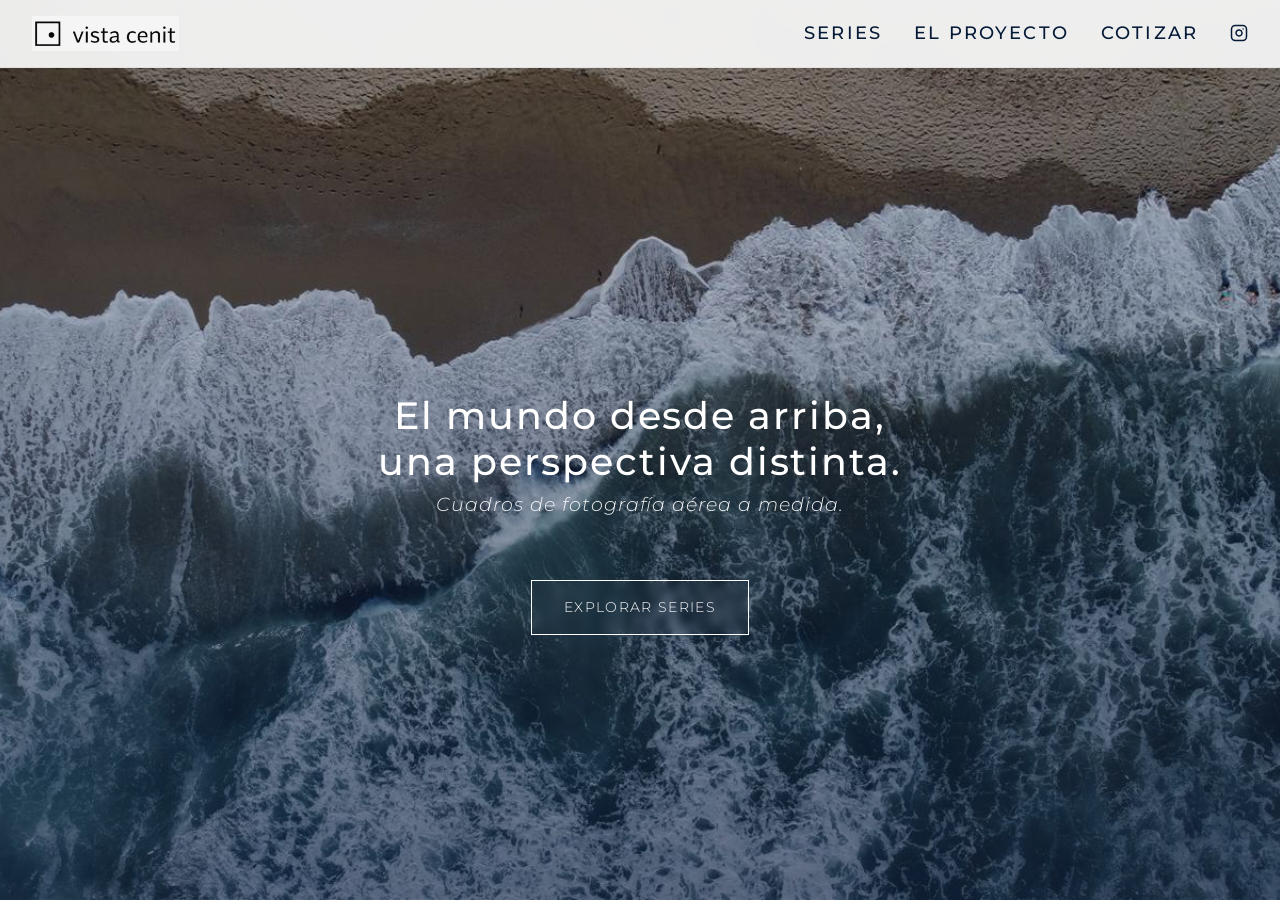
<file: index.html>
<!DOCTYPE html>
<html lang="es">

<head>
    <meta charset="UTF-8">
    <meta name="viewport" content="width=device-width, initial-scale=1.0">
    <title>Vista Cenit | Fotografía de Perspectiva Única</title>
    <meta name="description"
        content="Vista Cenit ofrece fotografía artística y editorial desde una perspectiva cenital. Explora nuestras series y descubre una nueva dimensión de imágenes visuales.">
    <link rel="preconnect" href="https://fonts.googleapis.com">
    <link rel="preconnect" href="https://fonts.gstatic.com" crossorigin>
    <link href="https://fonts.googleapis.com/css2?family=Inter:wght@300;400;500;600&display=swap" rel="stylesheet">
    <link rel="stylesheet" href="style.css">

    <style>
        /* Home Page Specifics */
        .hero {
            height: 100vh;
            width: 100vw;
            position: relative;
            overflow: hidden;
            display: flex;
            align-items: center;
            justify-content: center;
            background-color: var(--color-text);
        }

        .hero-bg-slider {
            position: absolute;
            top: 0;
            left: 0;
            width: 100%;
            height: 100%;
            z-index: 1;
        }

        .hero-img {
            position: absolute;
            top: 0;
            left: 0;
            width: 100%;
            height: 100%;
            background-size: cover;
            background-position: center;
            opacity: 0;
            transition: opacity 1.5s ease-in-out, transform 6s ease-out;
            transform: scale(1.05);
        }

        .hero-img.active {
            opacity: 1;
            transform: scale(1);
            z-index: 2;
        }

        .hero-content {
            position: relative;
            z-index: 3;
            color: var(--color-white);
            text-align: center;
            padding: var(--space-md);
            max-width: 800px;
        }

        .hero-claim {
            margin-top: var(--space-xl);
            font-size: clamp(1.5rem, 3vw, 2.5rem);
            font-weight: var(--fw-medium);
            letter-spacing: 0.05em;
        }

        .hero-subclaim {
            margin-top: var(--space-xs);
            font-size: clamp(1rem, 1.5vw, 1.25rem);
            font-weight: var(--fw-light);
            font-style: italic;
            letter-spacing: 0.05em;
            opacity: 0.9;
        }

        .explore-btn {
            display: inline-block;
            margin-top: var(--space-lg);
            padding: var(--space-sm) var(--space-md);
            border: 1px solid var(--color-white);
            color: var(--color-white);
            text-transform: uppercase;
            letter-spacing: 0.1em;
            font-size: 0.85rem;
            transition: all var(--transition-medium);
            backdrop-filter: blur(4px);
        }

        .explore-btn:hover {
            background-color: var(--color-white);
            color: var(--color-text);
            opacity: 1;
        }
    </style>
</head>

<body>

    <nav class="navbar">
        <div class="container">
            <a href="index.html" class="logo">
                <img src="logo.png" alt="Vista Cenit" class="nav-logo-img">
            </a>
            <div class="nav-links">
                <a href="series.html">Series</a>
                <a href="about.html">El Proyecto</a>
                <a href="quote.html">Cotizar</a>
                <a href="https://www.instagram.com/vista_cenit?igsh=MTJ6NW01bHh0bWFs" target="_blank"
                    rel="noopener noreferrer" class="nav-icon" aria-label="Instagram">
                    <svg xmlns="http://www.w3.org/2000/svg" width="20" height="20" viewBox="0 0 24 24" fill="none"
                        stroke="currentColor" stroke-width="2" stroke-linecap="round" stroke-linejoin="round"
                        class="feather feather-instagram">
                        <rect x="2" y="2" width="20" height="20" rx="5" ry="5"></rect>
                        <path d="M16 11.37A4 4 0 1 1 12.63 8 4 4 0 0 1 16 11.37z"></path>
                        <line x1="17.5" y1="6.5" x2="17.51" y2="6.5"></line>
                    </svg>
                </a>
            </div>
        </div>
    </nav>

    <main class="main-content">
        <section class="hero">
            <div class="hero-bg-slider" id="hero-slider">
                <!-- One image from each series -->
                <div class="hero-img active"
                    style="background-image: linear-gradient(to bottom, rgba(11,27,61,0.2), rgba(11,27,61,0.6)), url('images/Serie Mar/DJI_0453.JPG')">
                </div>
                <div class="hero-img"
                    style="background-image: linear-gradient(to bottom, rgba(11,27,61,0.2), rgba(11,27,61,0.6)), url('images/Serie Quitasoles/DJI_0536.JPG')">
                </div>
                <div class="hero-img"
                    style="background-image: linear-gradient(to bottom, rgba(11,27,61,0.2), rgba(11,27,61,0.6)), url('images/Serie Rocas/DJI_0622.JPG')">
                </div>
                <div class="hero-img"
                    style="background-image: linear-gradient(to bottom, rgba(11,27,61,0.2), rgba(11,27,61,0.6)), url('images/Serie Surf/IMG_8595.JPG')">
                </div>
            </div>

            <div class="hero-content fade-in">
                <h1 class="hero-claim">El mundo desde arriba,<br>una perspectiva distinta.</h1>
                <h2 class="hero-subclaim">Cuadros de fotografía aérea a medida.</h2>
                <a href="series.html" class="explore-btn">Explorar Series</a>
            </div>
        </section>
    </main>

    <script src="script.js"></script>
</body>

</html>
</file>
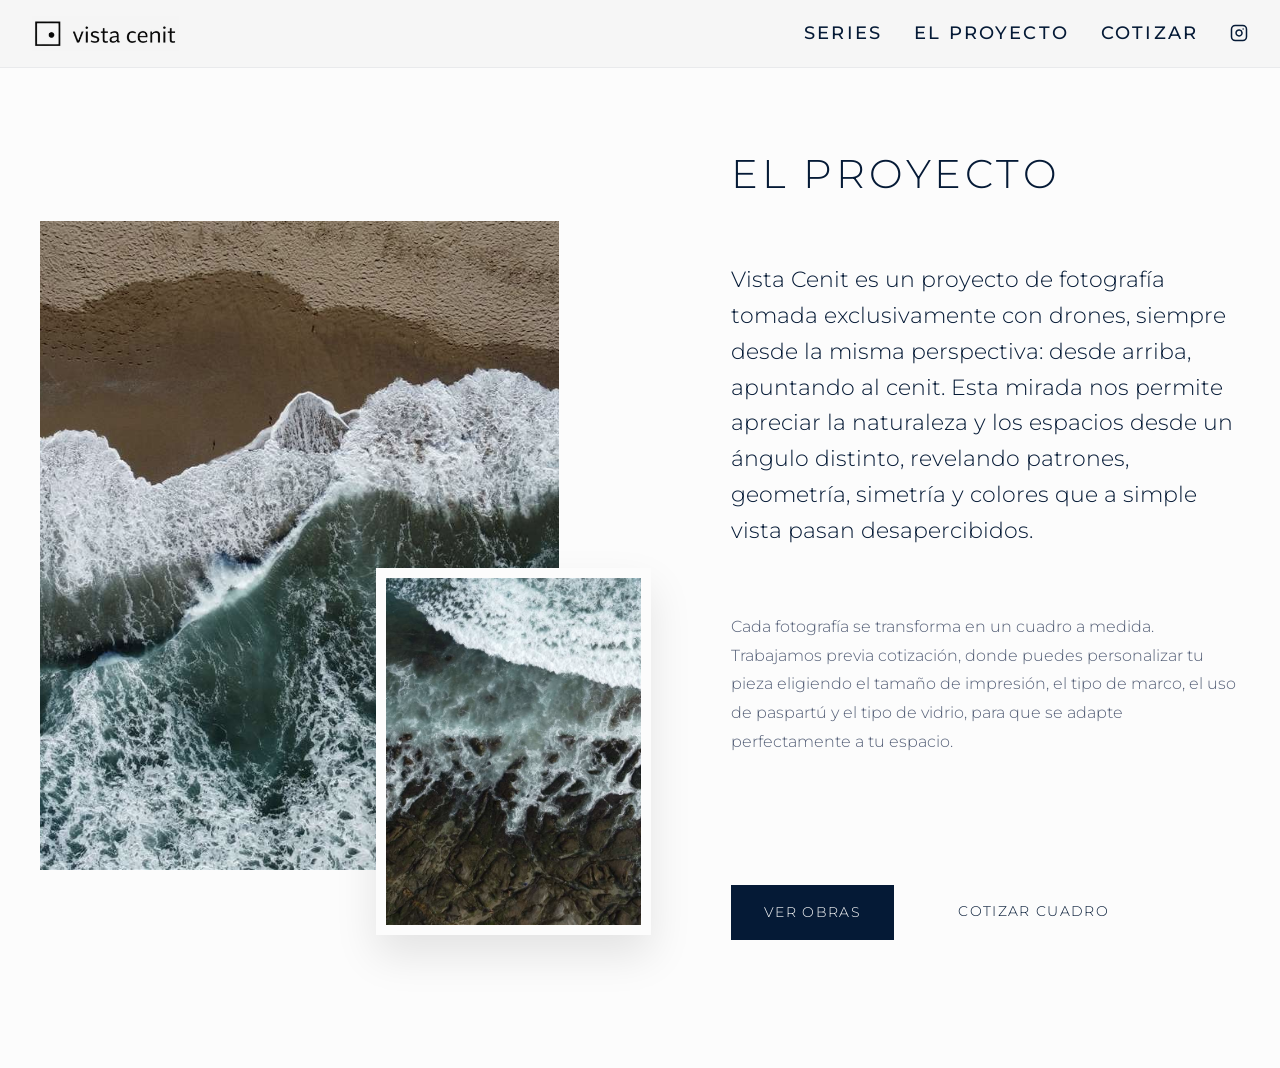
<file: about.html>
<!DOCTYPE html>
<html lang="es">

<head>
    <meta charset="UTF-8">
    <meta name="viewport" content="width=device-width, initial-scale=1.0">
    <title>El Proyecto | Vista Cenit</title>
    <link rel="preconnect" href="https://fonts.googleapis.com">
    <link rel="preconnect" href="https://fonts.gstatic.com" crossorigin>
    <link href="https://fonts.googleapis.com/css2?family=Inter:wght@300;400;500;600&display=swap" rel="stylesheet">
    <link rel="stylesheet" href="style.css">

    <style>
        .about-section {
            padding-top: 150px;
            padding-bottom: var(--space-xl);
        }

        .about-layout {
            display: grid;
            grid-template-columns: 1fr;
            gap: var(--space-xl);
            align-items: center;
            max-width: 1200px;
            margin: 0 auto;
        }

        .about-images {
            position: relative;
            width: 100%;
            order: 2;
        }

        .about-img-main {
            width: 85%;
            aspect-ratio: 4/5;
            object-fit: cover;
            filter: grayscale(10%);
        }

        .about-img-secondary {
            position: absolute;
            bottom: -10%;
            right: 0;
            width: 45%;
            aspect-ratio: 3/4;
            object-fit: cover;
            border: 10px solid var(--color-bg);
            box-shadow: 0 20px 40px rgba(0, 0, 0, 0.1);
            filter: grayscale(10%);
        }

        .about-text {
            order: 1;
            text-align: left;
            padding-right: var(--space-md);
        }

        .about-title {
            font-size: 2.5rem;
            margin-bottom: var(--space-lg);
            text-transform: uppercase;
            letter-spacing: 0.1em;
            font-weight: var(--fw-light);
        }

        .about-manifesto {
            font-size: 1.4rem;
            line-height: 1.6;
            font-weight: var(--fw-light);
            color: var(--color-text);
            margin-bottom: var(--space-lg);
        }

        .about-description {
            font-size: 1rem;
            line-height: 1.8;
            color: rgba(11, 27, 61, 0.7);
            margin-bottom: var(--space-xl);
        }

        .about-actions {
            display: flex;
            gap: var(--space-md);
            flex-wrap: wrap;
        }

        .btn-primary,
        .btn-secondary {
            display: inline-block;
            padding: var(--space-sm) var(--space-md);
            text-transform: uppercase;
            letter-spacing: 0.1em;
            font-size: 0.85rem;
            transition: all var(--transition-medium);
            text-decoration: none;
        }

        .btn-primary {
            background-color: var(--color-text);
            color: var(--color-bg);
            border: 1px solid var(--color-text);
        }

        .btn-primary:hover {
            background-color: transparent;
            color: var(--color-text);
        }

        .btn-secondary {
            background-color: transparent;
            color: var(--color-text);
            border: 1px solid var(--color-border);
        }

        .btn-secondary:hover {
            border-color: var(--color-text);
        }

        @media (min-width: 900px) {
            .about-layout {
                grid-template-columns: 1.2fr 1fr;
                gap: 5rem;
            }

            .about-images {
                order: 1;
            }

            .about-text {
                order: 2;
                padding-right: 0;
            }
        }
    </style>
</head>

<body>

    <nav class="navbar">
        <div class="container">
            <a href="index.html" class="logo">
                <img src="logo.png" alt="Vista Cenit" class="nav-logo-img">
            </a>
            <div class="nav-links">
                <a href="series.html">Series</a>
                <a href="about.html">El Proyecto</a>
                <a href="quote.html">Cotizar</a>
                <a href="https://www.instagram.com/vista_cenit?igsh=MTJ6NW01bHh0bWFs" target="_blank"
                    rel="noopener noreferrer" class="nav-icon" aria-label="Instagram">
                    <svg xmlns="http://www.w3.org/2000/svg" width="20" height="20" viewBox="0 0 24 24" fill="none"
                        stroke="currentColor" stroke-width="2" stroke-linecap="round" stroke-linejoin="round"
                        class="feather feather-instagram">
                        <rect x="2" y="2" width="20" height="20" rx="5" ry="5"></rect>
                        <path d="M16 11.37A4 4 0 1 1 12.63 8 4 4 0 0 1 16 11.37z"></path>
                        <line x1="17.5" y1="6.5" x2="17.51" y2="6.5"></line>
                    </svg>
                </a>
            </div>
        </div>
    </nav>

    <main class="main-content">
        <section class="about-section container fade-in">
            <div class="about-layout">
                <div class="about-images">
                    <img src="images/Serie Mar/DJI_0453.JPG" alt="Vista Cenit Serie Mar" class="about-img-main">
                    <img src="images/Serie Rocas/DJI_0622.JPG" alt="Vista Cenit Serie Rocas" class="about-img-secondary">
                </div>
                <div class="about-text">
                    <h1 class="about-title">El Proyecto</h1>
                    <p class="about-manifesto">
                        Vista Cenit es un proyecto de fotografía tomada exclusivamente con drones, siempre desde la
                        misma perspectiva: desde arriba, apuntando al cenit. Esta mirada nos permite apreciar la
                        naturaleza y los espacios desde un ángulo distinto, revelando patrones, geometría, simetría y
                        colores que a simple vista pasan desapercibidos.
                    </p>
                    <p class="about-description">
                        Cada fotografía se transforma en un cuadro a medida. Trabajamos previa cotización, donde puedes
                        personalizar tu pieza eligiendo el tamaño de impresión, el tipo de marco, el uso de paspartú y
                        el tipo de vidrio, para que se adapte perfectamente a tu espacio.
                    </p>
                    <div class="about-actions">
                        <a href="series.html" class="btn-primary">Ver Obras</a>
                        <a href="quote.html" class="btn-secondary">Cotizar Cuadro</a>
                    </div>
                </div>
            </div>
        </section>
    </main>

    <script src="script.js"></script>
</body>

</html>
</file>
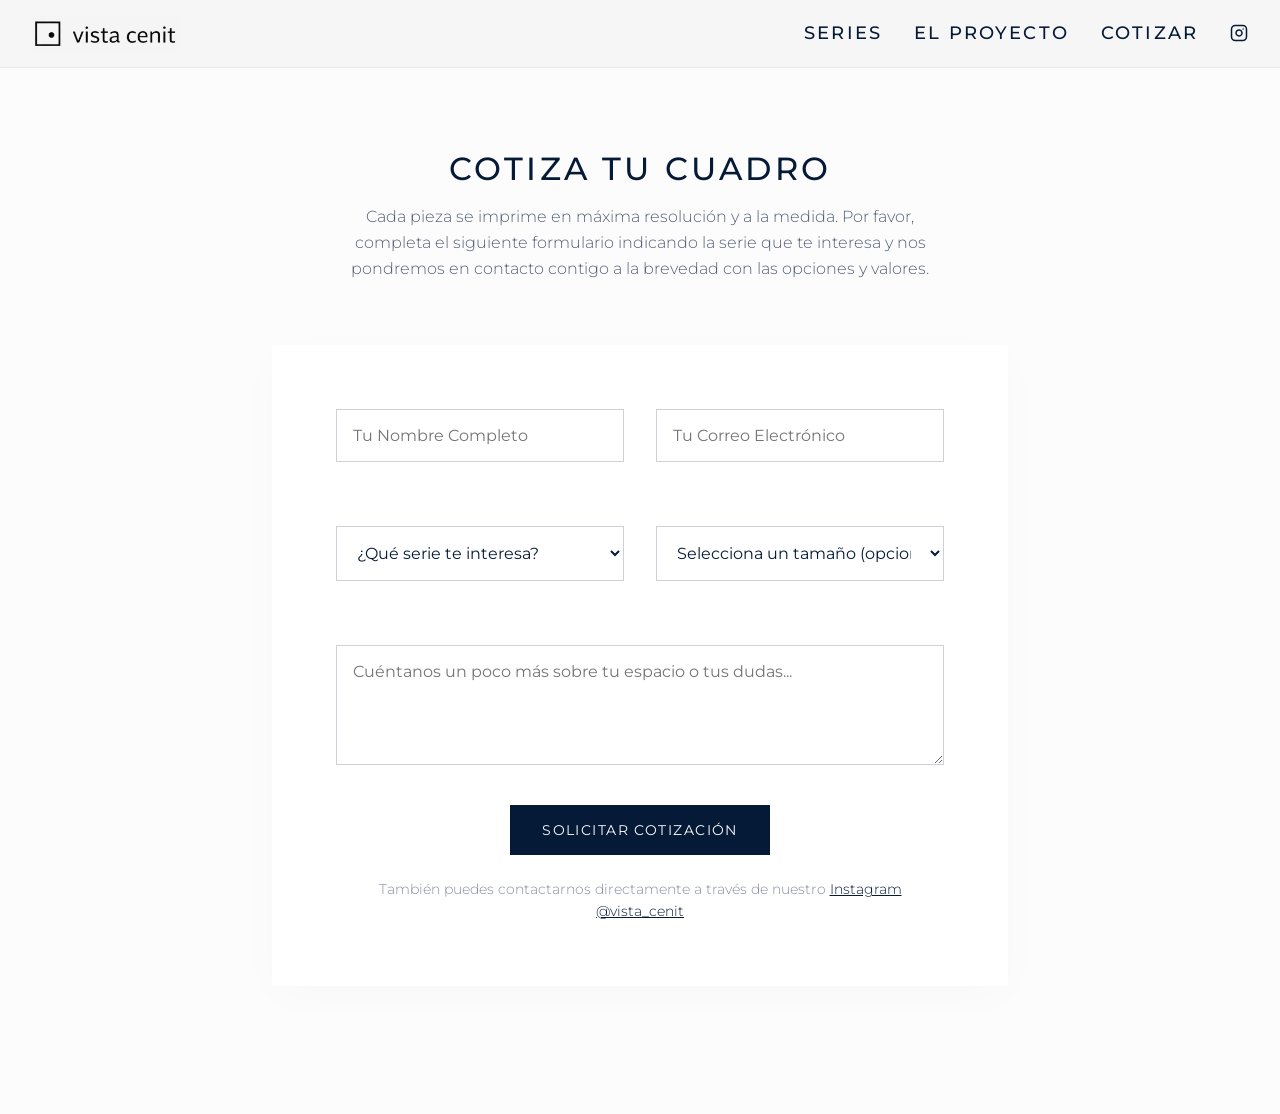
<file: quote.html>
<!DOCTYPE html>
<html lang="es">

<head>
    <meta charset="UTF-8">
    <meta name="viewport" content="width=device-width, initial-scale=1.0">
    <title>Cotizar | Vista Cenit</title>
    <link rel="preconnect" href="https://fonts.googleapis.com">
    <link rel="preconnect" href="https://fonts.gstatic.com" crossorigin>
    <link href="https://fonts.googleapis.com/css2?family=Inter:wght@300;400;500;600&display=swap" rel="stylesheet">
    <link rel="stylesheet" href="style.css">

    <style>
        .quote-section {
            padding-top: 150px;
            padding-bottom: var(--space-xl);
            max-width: 800px;
            margin: 0 auto;
        }

        .quote-header {
            text-align: center;
            margin-bottom: var(--space-lg);
        }

        .quote-title {
            font-size: 2rem;
            text-transform: uppercase;
            letter-spacing: 0.1em;
            margin-bottom: var(--space-sm);
        }

        .quote-desc {
            color: rgba(11, 27, 61, 0.7);
            font-size: 1rem;
            max-width: 600px;
            margin: 0 auto;
        }

        .quote-form {
            background-color: var(--color-white);
            padding: var(--space-lg);
            box-shadow: 0 10px 40px rgba(0, 0, 0, 0.02);
        }

        .form-row {
            display: grid;
            grid-template-columns: 1fr;
            gap: var(--space-md);
            margin-bottom: var(--space-md);
        }

        textarea.form-control {
            resize: vertical;
            min-height: 120px;
        }

        .submit-wrapper {
            text-align: center;
            margin-top: var(--space-md);
        }

        @media (min-width: 768px) {
            .form-row {
                grid-template-columns: 1fr 1fr;
            }
        }
    </style>
</head>

<body>

    <nav class="navbar">
        <div class="container">
            <a href="index.html" class="logo">
                <img src="logo.png" alt="Vista Cenit" class="nav-logo-img">
            </a>
            <div class="nav-links">
                <a href="series.html">Series</a>
                <a href="about.html">El Proyecto</a>
                <a href="quote.html">Cotizar</a>
                <a href="https://www.instagram.com/vista_cenit?igsh=MTJ6NW01bHh0bWFs" target="_blank"
                    rel="noopener noreferrer" class="nav-icon" aria-label="Instagram">
                    <svg xmlns="http://www.w3.org/2000/svg" width="20" height="20" viewBox="0 0 24 24" fill="none"
                        stroke="currentColor" stroke-width="2" stroke-linecap="round" stroke-linejoin="round"
                        class="feather feather-instagram">
                        <rect x="2" y="2" width="20" height="20" rx="5" ry="5"></rect>
                        <path d="M16 11.37A4 4 0 1 1 12.63 8 4 4 0 0 1 16 11.37z"></path>
                        <line x1="17.5" y1="6.5" x2="17.51" y2="6.5"></line>
                    </svg>
                </a>
            </div>
        </div>
    </nav>

    <main class="main-content">
        <section class="quote-section container fade-in">
            <div class="quote-header">
                <h1 class="quote-title">Cotiza tu cuadro</h1>
                <p class="quote-desc">
                    Cada pieza se imprime en máxima resolución y a la medida. Por favor, completa el siguiente
                    formulario indicando la serie que te interesa y nos pondremos en contacto contigo a la brevedad con
                    las opciones y valores.
                </p>
            </div>

            <!-- Usando Formsubmit para envío directo al correo -->
            <form action="https://formsubmit.co/vistacenit@gmail.com" method="POST" class="quote-form">
                <input type="hidden" name="_subject" value="¡Nueva solicitud de cotización - Vista Cenit!">
                <input type="hidden" name="_template" value="table">

                <div class="form-row">
                    <div class="form-group">
                        <label class="visually-hidden" for="name">Nombre Completo</label>
                        <input type="text" id="name" name="name" class="form-control" placeholder="Tu Nombre Completo"
                            required>
                    </div>
                    <div class="form-group">
                        <label class="visually-hidden" for="email">Email</label>
                        <input type="email" id="email" name="email" class="form-control"
                            placeholder="Tu Correo Electrónico" required>
                    </div>
                </div>

                <div class="form-row">
                    <div class="form-group">
                        <label class="visually-hidden" for="serie">¿Qué serie te interesa?</label>
                        <select id="serie" name="serie" class="form-control" required>
                            <option value="" disabled selected>¿Qué serie te interesa?</option>
                            <option value="Serie Mar">Serie Mar</option>
                            <option value="Serie Quitasoles">Serie Quitasoles</option>
                            <option value="Serie Rocas">Serie Rocas</option>
                            <option value="Serie Surf">Serie Surf</option>
                        </select>
                    </div>
                    <div class="form-group">
                        <label class="visually-hidden" for="size">Tamaño Aproximado (opcional)</label>
                        <select id="size" name="size" class="form-control">
                            <option value="" disabled selected>Selecciona un tamaño (opcional)</option>
                            <option value="Small">Pequeño (30x40 cm)</option>
                            <option value="Medium">Mediano (50x70 cm)</option>
                            <option value="Large">Grande (70x100 cm+)</option>
                        </select>
                    </div>
                </div>

                <div class="form-group">
                    <label class="visually-hidden" for="message">Mensaje</label>
                    <textarea id="message" name="message" class="form-control"
                        placeholder="Cuéntanos un poco más sobre tu espacio o tus dudas..." required></textarea>
                </div>

                <div class="submit-wrapper">
                    <button type="submit" class="btn">Solicitar Cotización</button>
                </div>

                <p style="text-align: center; margin-top: 1.5rem; font-size: 0.85rem; color: rgba(11,27,61,0.5);">
                    También puedes contactarnos directamente a través de nuestro
                    <a href="https://www.instagram.com/vista_cenit" target="_blank"
                        style="color: var(--color-text); text-decoration: underline;">Instagram @vista_cenit</a>
                </p>
            </form>
        </section>
    </main>

    <style>
        /* Accesibilidad (Esconder labels visualmente pero mantenerlos para screen readers) */
        .visually-hidden {
            position: absolute;
            width: 1px;
            height: 1px;
            padding: 0;
            margin: -1px;
            overflow: hidden;
            clip: rect(0, 0, 0, 0);
            white-space: nowrap;
            border: 0;
        }
    </style>
    <script>
        // Prefill form from URL parameter if it matches a series
        document.addEventListener('DOMContentLoaded', () => {
            const params = new URLSearchParams(window.location.search);
            const obraOfInterest = params.get('obra');
            if (obraOfInterest) {
                const serieSelect = document.getElementById('serie');
                if (serieSelect) {
                    // Si viene desde una obra específica, tratar de seleccionar la serie correspondiente
                    if (obraOfInterest.includes('Mar')) {
                        serieSelect.value = 'Serie Mar';
                    } else if (obraOfInterest.includes('Quitasoles')) {
                        serieSelect.value = 'Serie Quitasoles';
                    } else if (obraOfInterest.includes('Rocas')) {
                        serieSelect.value = 'Serie Rocas';
                    } else if (obraOfInterest.includes('Surf')) {
                        serieSelect.value = 'Serie Surf';
                    }

                    // Add the specific work interest into the textarea so it's not lost
                    const msgBox = document.getElementById('message');
                    if (msgBox && msgBox.value === "") {
                        msgBox.value = "Me interesa cotizar la obra: " + obraOfInterest.replace(/_/g, ' ') + ".\n\n";
                    }
                }
            }
        });
    </script>
    <script src="script.js"></script>
</body>

</html>
</file>
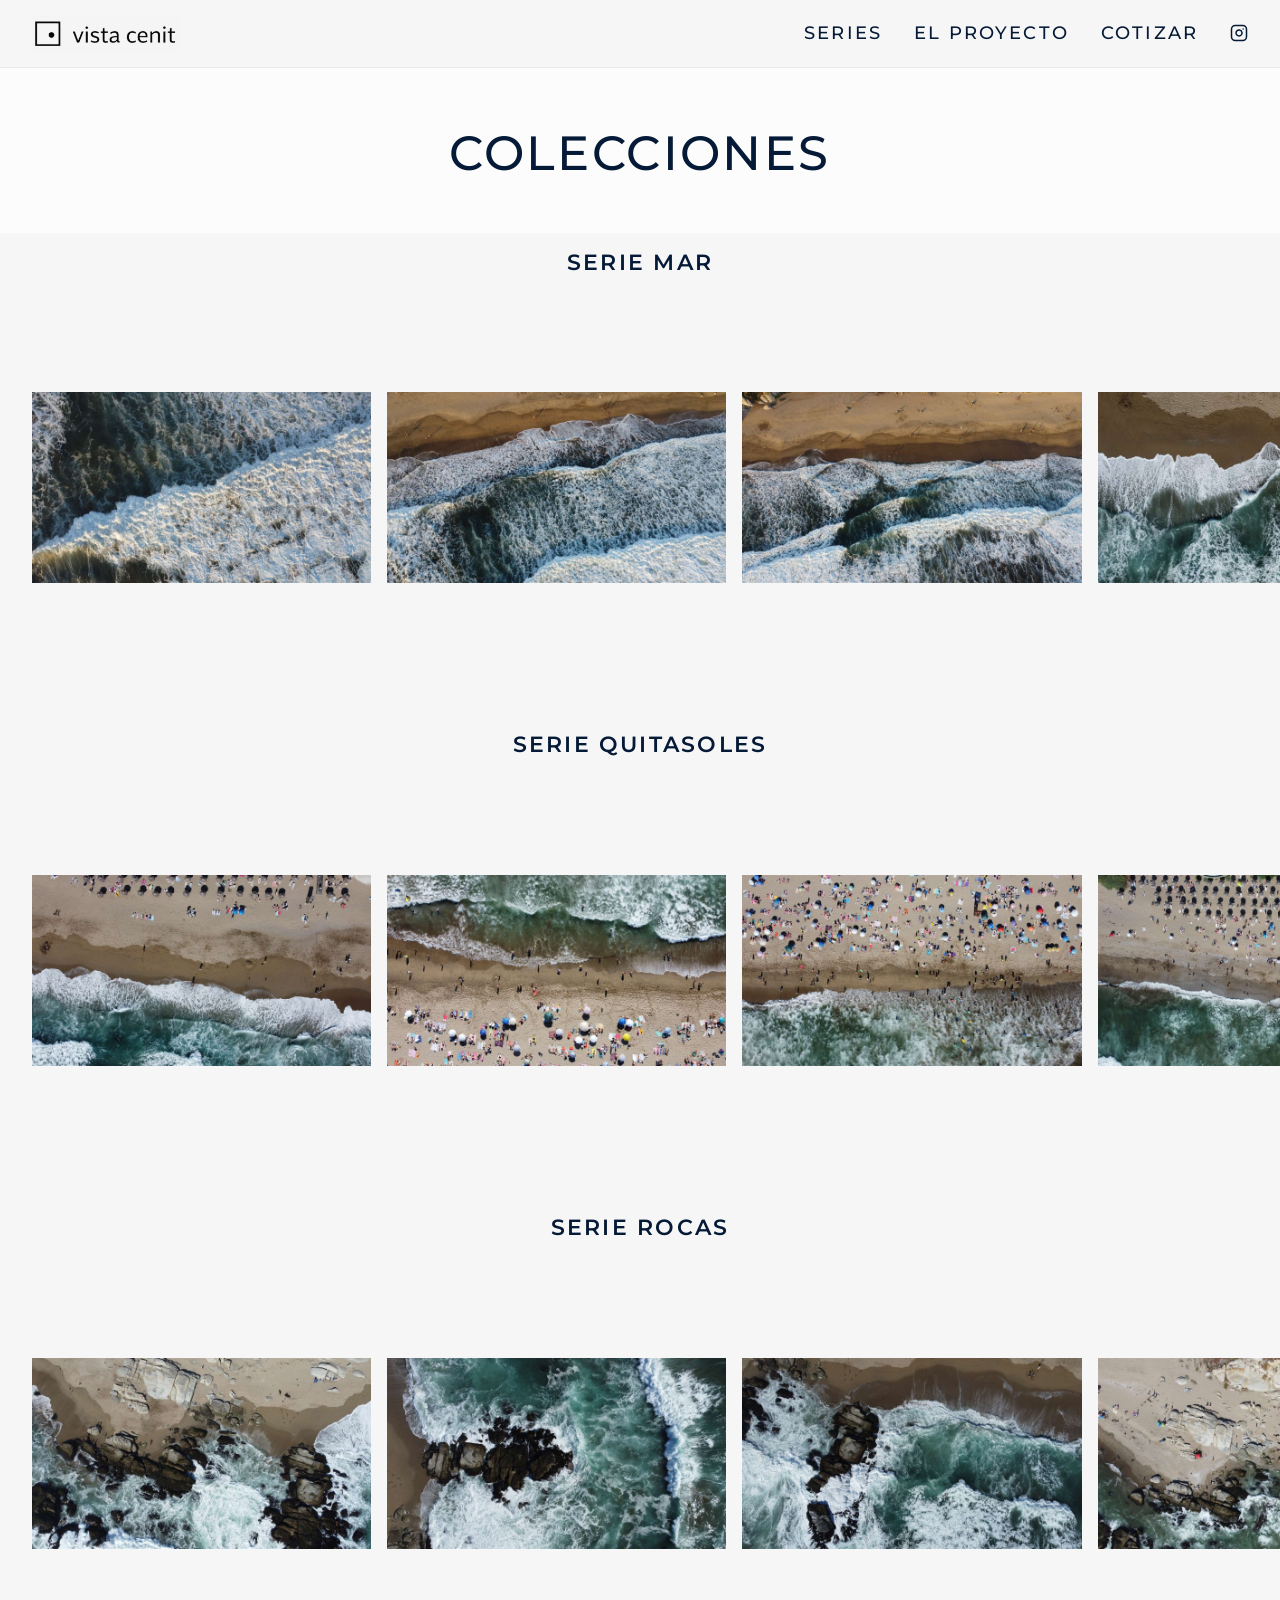
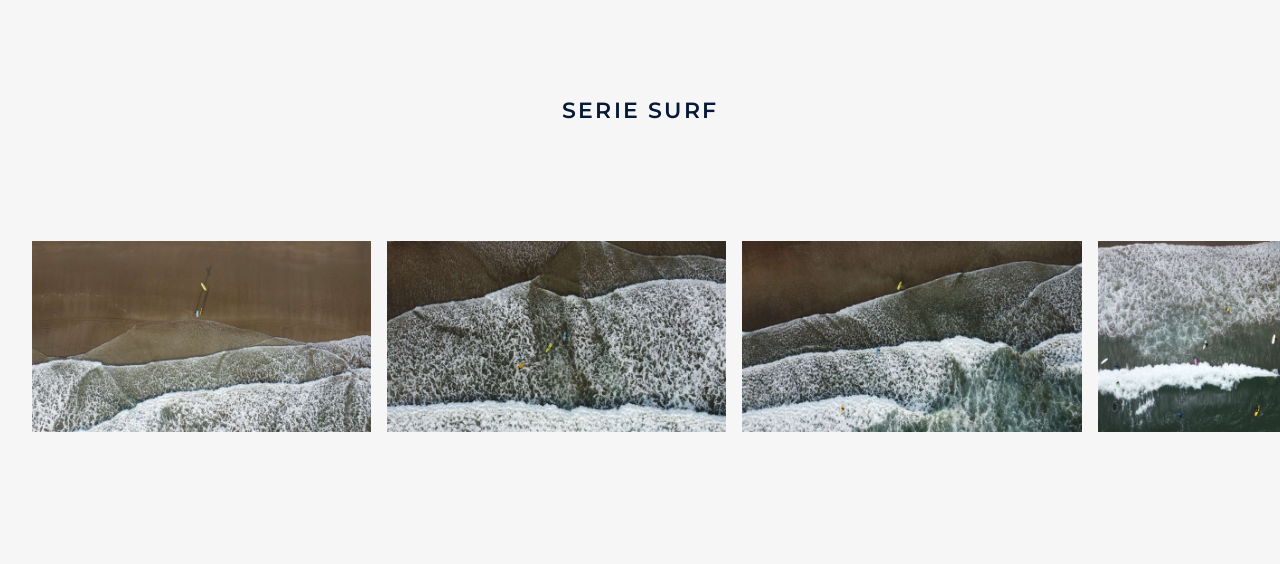
<file: series.html>
<!DOCTYPE html>
<html lang="es">

<head>
    <meta charset="UTF-8">
    <meta name="viewport" content="width=device-width, initial-scale=1.0">
    <title>Series | Vista Cenit</title>
    <link rel="preconnect" href="https://fonts.googleapis.com">
    <link rel="preconnect" href="https://fonts.gstatic.com" crossorigin>
    <link href="https://fonts.googleapis.com/css2?family=Inter:wght@300;400;500;600&display=swap" rel="stylesheet">
    <link rel="stylesheet" href="style.css">

    <style>
        body {
            --nav-color: var(--color-text);
        }

        .page-header {
            padding-top: 125px;
            /* ~75px nav + 50px space */
            padding-bottom: 50px;
            /* Exact 50px gap below to the next section */
        }

        .series-title {
            text-align: center;
            font-size: 3rem;
            /* Increased size visibly */
            text-transform: uppercase;
            letter-spacing: 0.05em;
            /* Reduced tracking */
            margin-bottom: 0;
            /* Let page-header handle bottom space */
            font-family: var(--font-heading);
            /* Enforce the serif font */
        }

        .series-subtitle {
            text-align: center;
            font-size: 1.4rem;
            /* Considerably larger */
            text-transform: uppercase;
            letter-spacing: 0.1em;
            margin-bottom: var(--space-md);
            /* Exact distance (32px) from title to photos */
            font-weight: var(--fw-semibold);
            margin-top: 0;
            /* Let gallery-container padding-top handle the space above */
            font-family: var(--font-heading);
            color: var(--color-text);
        }

        .gallery-container {
            width: 100%;
            padding: var(--space-sm) 0 var(--space-md) 0;
            /* 16px top (half distance) + 32px bottom */
            overflow: hidden;
            /* Removes the bottom margin to avoid large white gaps between colored blocks */
        }

        /* Distinct Backgrounds for each series - Unified per request */
        .bg-mar,
        .bg-quitasoles,
        .bg-rocas,
        .bg-surf {
            background-color: #F6F6F6;
            /* Soft universal grey */
        }

        .gallery-scroll {
            display: flex;
            gap: var(--space-sm);
            /* Reduced gap to fit more items cleanly */
            padding: 0 var(--space-md);
            overflow-x: auto;
            scroll-snap-type: x mandatory;
            scrollbar-width: none;
            -ms-overflow-style: none;
            padding-bottom: var(--space-sm);
            /* Drastically reduced space below carousel scrollbar */
        }

        .gallery-scroll::-webkit-scrollbar {
            display: none;
        }

        .gallery-item {
            flex: 0 0 70vw;
            /* Default mobile view - Shows 1 and a bit */
            max-width: 500px;
            height: 35vh;
            min-height: 250px;
            scroll-snap-align: center;
            position: relative;
            cursor: pointer;
            transition: transform var(--transition-medium);
            overflow: hidden;
        }

        .gallery-item:hover {
            transform: scale(0.98);
        }

        .gallery-item:hover .quote-overlay {
            opacity: 1;
        }

        .gallery-img {
            width: 100%;
            height: 100%;
            object-fit: contain;
        }

        .quote-overlay {
            position: absolute;
            bottom: var(--space-sm);
            right: var(--space-sm);
            opacity: 0;
            transition: opacity var(--transition-fast);
            z-index: 10;
        }

        .quote-overlay .btn {
            padding: 8px 16px;
            font-size: 0.75rem;
            backdrop-filter: blur(5px);
            background-color: rgba(11, 27, 61, 0.9);
            color: var(--color-white);
        }

        .quote-overlay .btn:hover {
            background-color: var(--color-accent);
            color: var(--color-text);
        }

        /* Lightbox Modal */
        .lightbox {
            position: fixed;
            top: 0;
            left: 0;
            width: 100vw;
            height: 100vh;
            background-color: rgba(10, 10, 10, 0.95);
            backdrop-filter: blur(5px);
            z-index: 1000;
            display: flex;
            align-items: center;
            justify-content: center;
            opacity: 0;
            pointer-events: none;
            transition: opacity var(--transition-fast);
        }

        .lightbox.active {
            opacity: 1;
            pointer-events: all;
        }

        .lightbox-content {
            position: relative;
            width: 90vw;
            height: 80vh;
            /* Reduced height to leave space for thumbnails beneath */
            display: flex;
            align-items: center;
            justify-content: center;
        }

        .lightbox-scroll-container {
            display: flex;
            width: 100%;
            height: 100%;
            overflow-x: auto;
            scroll-snap-type: x mandatory;
            scrollbar-width: none;
            -ms-overflow-style: none;
            align-items: center;
        }

        .lightbox-scroll-container::-webkit-scrollbar {
            display: none;
        }

        .lightbox-scroll-item {
            flex: 0 0 100%;
            width: 100%;
            height: 100%;
            scroll-snap-align: center;
            display: flex;
            align-items: center;
            justify-content: center;
            padding: var(--space-md);
        }

        .lightbox-img {
            max-width: 100%;
            max-height: 100%;
            object-fit: contain;
            box-shadow: 0 0 50px rgba(0, 0, 0, 0.5);
        }

        .lightbox-dots {
            position: absolute;
            bottom: -80px;
            /* Moved underneath the image container to sit on the pure black background */
            left: 50%;
            transform: translateX(-50%);
            display: flex;
            gap: 15px;
            /* Increased slightly for thumbs */
            z-index: 1010;
        }

        .lightbox-thumb {
            width: 60px;
            height: 60px;
            border-radius: 4px;
            overflow: hidden;
            border: 2px solid transparent;
            opacity: 0.5;
            cursor: pointer;
            transition: all var(--transition-fast);
        }

        .lightbox-thumb img {
            width: 100%;
            height: 100%;
            object-fit: cover;
        }

        .lightbox-thumb.active {
            border-color: var(--color-white);
            opacity: 1;
        }

        .lightbox-close {
            position: absolute;
            top: 20px;
            right: 30px;
            color: var(--color-white);
            font-size: 2rem;
            cursor: pointer;
            z-index: 1010;
            font-weight: var(--fw-light);
            transition: opacity var(--transition-fast);
        }

        .lightbox-close:hover {
            opacity: 0.7;
        }

        .lightbox-nav {
            position: absolute;
            top: 50%;
            transform: translateY(-50%);
            color: var(--color-white);
            font-size: 2.5rem;
            cursor: pointer;
            padding: var(--space-md);
            z-index: 1010;
            font-weight: var(--fw-light);
            user-select: none;
            transition: opacity var(--transition-fast);
        }

        .lightbox-nav:hover {
            opacity: 0.7;
        }

        .lightbox-prev {
            left: 0;
        }

        .lightbox-next {
            right: 0;
        }

        @media (min-width: 768px) {
            .gallery-item {
                flex: 0 0 26.5vw;
                /* Adjust width to show exactly 3 complete and half of the 4th item */
                max-width: none;
                /* remove max width to allow 26.5vw to scale to full viewport */
                height: 40vh;
                /* slightly larger to compensate for 3.5 aspect ratio */
            }
        }
    </style>
</head>

<body>

    <nav class="navbar">
        <div class="container">
            <a href="index.html" class="logo">
                <img src="logo.png" alt="Vista Cenit" class="nav-logo-img">
            </a>
            <div class="nav-links">
                <a href="series.html">Series</a>
                <a href="about.html">El Proyecto</a>
                <a href="quote.html">Cotizar</a>
                <a href="https://www.instagram.com/vista_cenit?igsh=MTJ6NW01bHh0bWFs" target="_blank"
                    rel="noopener noreferrer" class="nav-icon" aria-label="Instagram">
                    <svg xmlns="http://www.w3.org/2000/svg" width="20" height="20" viewBox="0 0 24 24" fill="none"
                        stroke="currentColor" stroke-width="2" stroke-linecap="round" stroke-linejoin="round"
                        class="feather feather-instagram">
                        <rect x="2" y="2" width="20" height="20" rx="5" ry="5"></rect>
                        <path d="M16 11.37A4 4 0 1 1 12.63 8 4 4 0 0 1 16 11.37z"></path>
                        <line x1="17.5" y1="6.5" x2="17.51" y2="6.5"></line>
                    </svg>
                </a>
            </div>
        </div>
    </nav>

    <main class="main-content">
        <section class="page-header fade-in">
            <h1 class="series-title">Colecciones</h1>
        </section>

        <!-- SERIE MAR -->
        <section class="gallery-container bg-mar fade-in">
            <h2 class="series-subtitle">Serie Mar</h2>
            <div class="gallery-scroll">
                <div class="gallery-item"><img src="images/Serie Mar/DJI_0382.JPG" alt="Mar_DJI_0382"
                        class="gallery-img">
                    <div class="quote-overlay"><a href="quote.html?obra=Mar_DJI_0382" class="btn">Cotizar</a></div>
                </div>
                <div class="gallery-item"><img src="images/Serie Mar/DJI_0383.JPG" alt="Mar_DJI_0383"
                        class="gallery-img">
                    <div class="quote-overlay"><a href="quote.html?obra=Mar_DJI_0383" class="btn">Cotizar</a></div>
                </div>
                <div class="gallery-item"><img src="images/Serie Mar/DJI_0390.JPG" alt="Mar_DJI_0390"
                        class="gallery-img">
                    <div class="quote-overlay"><a href="quote.html?obra=Mar_DJI_0390" class="btn">Cotizar</a></div>
                </div>
                <div class="gallery-item"><img src="images/Serie Mar/DJI_0453.JPG" alt="Mar_DJI_0453"
                        class="gallery-img">
                    <div class="quote-overlay"><a href="quote.html?obra=Mar_DJI_0453" class="btn">Cotizar</a></div>
                </div>
                <div class="gallery-item"><img src="images/Serie Mar/DJI_0455.JPG" alt="Mar_DJI_0455"
                        class="gallery-img">
                    <div class="quote-overlay"><a href="quote.html?obra=Mar_DJI_0455" class="btn">Cotizar</a></div>
                </div>
            </div>
        </section>

        <!-- SERIE QUITASOLES -->
        <section class="gallery-container bg-quitasoles fade-in">
            <h2 class="series-subtitle">Serie Quitasoles</h2>
            <div class="gallery-scroll">
                <div class="gallery-item"><img src="images/Serie Quitasoles/DJI_0472.JPG" alt="Quitasoles_DJI_0472"
                        class="gallery-img">
                    <div class="quote-overlay"><a href="quote.html?obra=Quitasoles_DJI_0472" class="btn">Cotizar</a>
                    </div>
                </div>
                <div class="gallery-item"><img src="images/Serie Quitasoles/DJI_0503.JPG" alt="Quitasoles_DJI_0503"
                        class="gallery-img">
                    <div class="quote-overlay"><a href="quote.html?obra=Quitasoles_DJI_0503" class="btn">Cotizar</a>
                    </div>
                </div>
                <div class="gallery-item"><img src="images/Serie Quitasoles/DJI_0506.JPG" alt="Quitasoles_DJI_0506"
                        class="gallery-img">
                    <div class="quote-overlay"><a href="quote.html?obra=Quitasoles_DJI_0506" class="btn">Cotizar</a>
                    </div>
                </div>
                <div class="gallery-item"><img src="images/Serie Quitasoles/DJI_0522.JPG" alt="Quitasoles_DJI_0522"
                        class="gallery-img">
                    <div class="quote-overlay"><a href="quote.html?obra=Quitasoles_DJI_0522" class="btn">Cotizar</a>
                    </div>
                </div>
                <div class="gallery-item"><img src="images/Serie Quitasoles/DJI_0536.JPG" alt="Quitasoles_DJI_0536"
                        class="gallery-img">
                    <div class="quote-overlay"><a href="quote.html?obra=Quitasoles_DJI_0536" class="btn">Cotizar</a>
                    </div>
                </div>
                <div class="gallery-item"><img src="images/Serie Quitasoles/DJI_0541.JPG" alt="Quitasoles_DJI_0541"
                        class="gallery-img">
                    <div class="quote-overlay"><a href="quote.html?obra=Quitasoles_DJI_0541" class="btn">Cotizar</a>
                    </div>
                </div>
            </div>
        </section>

        <!-- SERIE ROCAS -->
        <section class="gallery-container bg-rocas fade-in">
            <h2 class="series-subtitle">Serie Rocas</h2>
            <div class="gallery-scroll">
                <div class="gallery-item"><img src="images/Serie Rocas/DJI_0464.JPG" alt="Rocas_DJI_0464"
                        class="gallery-img">
                    <div class="quote-overlay"><a href="quote.html?obra=Rocas_DJI_0464" class="btn">Cotizar</a></div>
                </div>
                <div class="gallery-item"><img src="images/Serie Rocas/DJI_0466.JPG" alt="Rocas_DJI_0466"
                        class="gallery-img">
                    <div class="quote-overlay"><a href="quote.html?obra=Rocas_DJI_0466" class="btn">Cotizar</a></div>
                </div>
                <div class="gallery-item"><img src="images/Serie Rocas/DJI_0467.JPG" alt="Rocas_DJI_0467"
                        class="gallery-img">
                    <div class="quote-overlay"><a href="quote.html?obra=Rocas_DJI_0467" class="btn">Cotizar</a></div>
                </div>
                <div class="gallery-item"><img src="images/Serie Rocas/DJI_0527.JPG" alt="Rocas_DJI_0527"
                        class="gallery-img">
                    <div class="quote-overlay"><a href="quote.html?obra=Rocas_DJI_0527" class="btn">Cotizar</a></div>
                </div>
                <div class="gallery-item"><img src="images/Serie Rocas/DJI_0615.JPG" alt="Rocas_DJI_0615"
                        class="gallery-img">
                    <div class="quote-overlay"><a href="quote.html?obra=Rocas_DJI_0615" class="btn">Cotizar</a></div>
                </div>
                <div class="gallery-item"><img src="images/Serie Rocas/DJI_0622.JPG" alt="Rocas_DJI_0622"
                        class="gallery-img">
                    <div class="quote-overlay"><a href="quote.html?obra=Rocas_DJI_0622" class="btn">Cotizar</a></div>
                </div>
                <div class="gallery-item"><img src="images/Serie Rocas/DJI_0626.JPG" alt="Rocas_DJI_0626"
                        class="gallery-img">
                    <div class="quote-overlay"><a href="quote.html?obra=Rocas_DJI_0626" class="btn">Cotizar</a></div>
                </div>
                <div class="gallery-item"><img src="images/Serie Rocas/DJI_0630.JPG" alt="Rocas_DJI_0630"
                        class="gallery-img">
                    <div class="quote-overlay"><a href="quote.html?obra=Rocas_DJI_0630" class="btn">Cotizar</a></div>
                </div>
                <div class="gallery-item"><img src="images/Serie Rocas/DJI_0634.JPG" alt="Rocas_DJI_0634"
                        class="gallery-img">
                    <div class="quote-overlay"><a href="quote.html?obra=Rocas_DJI_0634" class="btn">Cotizar</a></div>
                </div>
            </div>
        </section>

        <!-- SERIE SURF -->
        <section class="gallery-container bg-surf fade-in">
            <h2 class="series-subtitle">Serie Surf</h2>
            <div class="gallery-scroll">
                <div class="gallery-item"><img src="images/Serie Surf/DJI_0400.JPG" alt="Surf_DJI_0400"
                        class="gallery-img">
                    <div class="quote-overlay"><a href="quote.html?obra=Surf_DJI_0400" class="btn">Cotizar</a></div>
                </div>
                <div class="gallery-item"><img src="images/Serie Surf/DJI_0409.JPG" alt="Surf_DJI_0409"
                        class="gallery-img">
                    <div class="quote-overlay"><a href="quote.html?obra=Surf_DJI_0409" class="btn">Cotizar</a></div>
                </div>
                <div class="gallery-item"><img src="images/Serie Surf/DJI_0414.JPG" alt="Surf_DJI_0414"
                        class="gallery-img">
                    <div class="quote-overlay"><a href="quote.html?obra=Surf_DJI_0414" class="btn">Cotizar</a></div>
                </div>
                <div class="gallery-item"><img src="images/Serie Surf/IMG_8595.JPG" alt="Surf_IMG_8595"
                        class="gallery-img">
                    <div class="quote-overlay"><a href="quote.html?obra=Surf_IMG_8595" class="btn">Cotizar</a></div>
                </div>
                <div class="gallery-item"><img src="images/Serie Surf/IMG_8626.JPG" alt="Surf_IMG_8626"
                        class="gallery-img">
                    <div class="quote-overlay"><a href="quote.html?obra=Surf_IMG_8626" class="btn">Cotizar</a></div>
                </div>
            </div>
        </section>
    </main>

    <!-- Lightbox Structure -->
    <div class="lightbox" id="lightbox">
        <div class="lightbox-close" id="lightbox-close">&times;</div>
        <div class="lightbox-nav lightbox-prev" id="lightbox-prev">&#8249;</div>
        <div class="lightbox-content" id="lightbox-content">
            <div class="lightbox-scroll-container" id="lightbox-scroll-container">
            </div>
            <div class="lightbox-dots" id="lightbox-dots"></div>
        </div>
        <div class="lightbox-nav lightbox-next" id="lightbox-next">&#8250;</div>
    </div>

    <script src="script.js"></script>
</body>

</html>
</file>
<file: style.css>
/* ==========================================================================
   Base Design System - Vista Cenit
   ========================================================================== */

@import url('https://fonts.googleapis.com/css2?family=Montserrat:wght@300;400;500;600&display=swap');

:root {
  /* Color Palette */
  --color-bg: #FCFCFC;
  /* Crisp, whiter tone */
  --color-text: #051A36;
  /* Very Deep Blue */
  --color-accent: #E5D9C5;
  /* Sand / Beige */
  --color-white: #FFFFFF;
  --color-dark: #1A1A1A;

  /* Typography */
  --font-primary: 'Montserrat', BlinkMacSystemFont, "Segoe UI", Roboto, Helvetica, Arial, sans-serif;
  --font-heading: 'Montserrat', sans-serif;
  --fw-light: 300;
  --fw-regular: 400;
  --fw-medium: 500;
  --fw-semibold: 600;

  /* Spacing (Base 8px) */
  --space-xs: 0.5rem;
  /* 8px */
  --space-sm: 1rem;
  /* 16px */
  --space-md: 2rem;
  /* 32px */
  --space-lg: 4rem;
  /* 64px */
  --space-xl: 8rem;
  /* 128px */
  --space-xxl: 12rem;
  /* 192px */

  /* Transitions */
  --transition-fast: 0.2s cubic-bezier(0.25, 0.46, 0.45, 0.94);
  --transition-medium: 0.4s cubic-bezier(0.25, 0.46, 0.45, 0.94);
  --transition-slow: 0.8s cubic-bezier(0.16, 1, 0.3, 1);
}

/* ==========================================================================
   Reset & Base Styles
   ========================================================================== */
*,
*::before,
*::after {
  box-sizing: border-box;
  margin: 0;
  padding: 0;
}

html {
  font-size: 16px;
  scroll-behavior: smooth;
  -webkit-font-smoothing: antialiased;
  -moz-osx-font-smoothing: grayscale;
}

body {
  background-color: var(--color-bg);
  color: var(--color-text);
  font-family: var(--font-primary);
  font-weight: var(--fw-light);
  line-height: 1.6;
  overflow-x: hidden;
  min-height: 100vh;
  display: flex;
  flex-direction: column;
}

/* Typography elements */
h1,
h2,
h3,
h4,
h5,
h6 {
  font-family: var(--font-heading);
  font-weight: var(--fw-medium);
  line-height: 1.2;
  letter-spacing: -0.01em;
}

h1 {
  font-size: clamp(2.5rem, 5vw, 4.5rem);
}

h2 {
  font-size: clamp(2rem, 4vw, 3rem);
}

a {
  color: inherit;
  text-decoration: none;
  transition: opacity var(--transition-fast);
}

a:hover {
  opacity: 0.6;
}

img {
  max-width: 100%;
  height: auto;
  display: block;
}

ul {
  list-style: none;
}

/* ==========================================================================
   Layout & Utility Classes
   ========================================================================== */
.container {
  width: 100%;
  max-width: 1440px;
  margin: 0 auto;
  padding: 0 var(--space-md);
}

.main-content {
  flex: 1;
}

.text-center {
  text-align: center;
}

/* Navigation */
.navbar {
  position: fixed;
  top: 0;
  left: 0;
  width: 100%;
  padding: var(--space-sm) 0;
  z-index: 100;
  color: var(--color-text);
  background-color: rgba(246, 246, 246, 0.95);
  /* Slightly darker neutral grey */
  backdrop-filter: blur(10px);
  border-bottom: 1px solid rgba(11, 27, 61, 0.05);
}

.navbar .container {
  display: flex;
  justify-content: space-between;
  align-items: center;
}

.nav-links {
  display: flex;
  gap: var(--space-md);
  align-items: center;
}

.nav-icon {
  display: flex;
  align-items: center;
}

.nav-icon svg {
  width: 18px;
  height: 18px;
}

.nav-links a {
  font-size: 18px;
  text-transform: uppercase;
  letter-spacing: 0.12em;
  font-weight: var(--fw-medium);
}

.logo {
  display: flex;
  align-items: center;
}

.logo:hover {
  opacity: 1 !important;
}

.nav-logo-img {
  height: 35px;
  /* Reduced from 50px */
  width: auto;
  object-fit: contain;
  mix-blend-mode: multiply;
}

/* Forms */
.form-group {
  margin-bottom: var(--space-md);
}

.form-control {
  width: 100%;
  padding: var(--space-sm);
  background: transparent;
  border: 1px solid rgba(11, 27, 61, 0.2);
  border-radius: 0;
  color: var(--color-text);
  font-family: inherit;
  font-size: 1rem;
  transition: border-color var(--transition-fast);
}

.form-control:focus {
  outline: none;
  border-color: var(--color-text);
}

.btn {
  display: inline-block;
  padding: var(--space-sm) var(--space-md);
  background-color: var(--color-text);
  color: var(--color-bg);
  border: none;
  cursor: pointer;
  font-family: inherit;
  font-size: 0.9rem;
  text-transform: uppercase;
  letter-spacing: 0.1em;
  transition: all var(--transition-fast);
}

.btn:hover {
  background-color: var(--color-accent);
  color: var(--color-text);
}

/* Animations */
.fade-in {
  opacity: 0;
  transform: translateY(20px);
  animation: fadeIn var(--transition-slow) forwards;
}

@keyframes fadeIn {
  to {
    opacity: 1;
    transform: translateY(0);
  }
}
</file>
